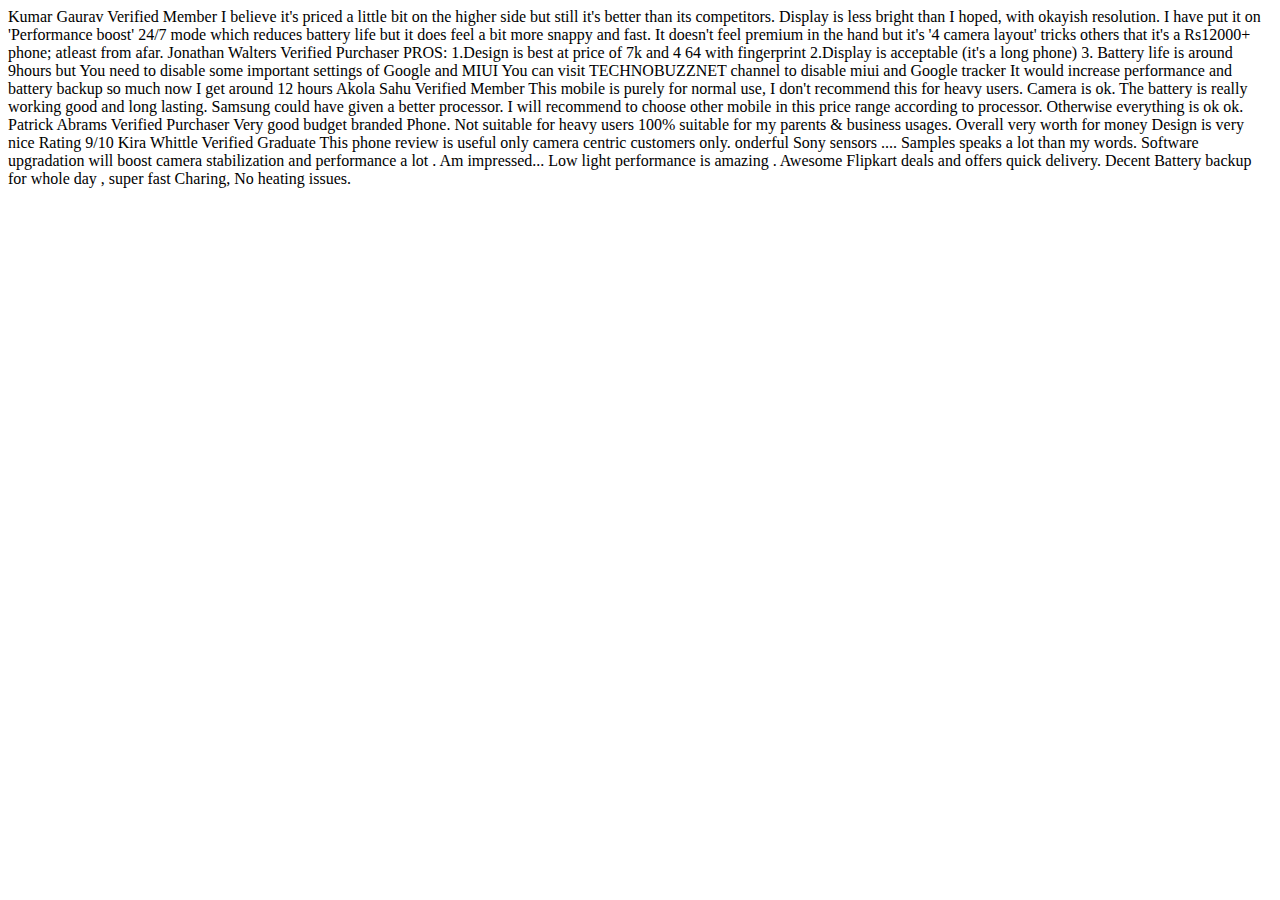
<file: Problem 1/index.html>
<!DOCTYPE html>
<html lang="en">
<head>
    <meta charset="UTF-8">
    <meta http-equiv="X-UA-Compatible" content="IE=edge">
    <meta name="viewport" content="width=device-width, initial-scale=1.0">
    <title>FeedBack|CSS Battle|Prelims</title>
</head>
<body>
    Kumar Gaurav
    Verified Member
  
    I believe it's priced a little bit on the higher side but still it's better than its competitors. 
  Display is less bright than I hoped, with okayish resolution. I have put it on 'Performance boost'
  24/7 mode which reduces battery life but it does feel a bit more snappy and fast. It doesn't feel 
  premium in the hand but it's '4 camera layout' tricks others that it's a Rs12000+ phone; atleast from afar.
  
    Jonathan Walters
    Verified Purchaser
  
    PROS:
1.Design is best at price of 7k and 4 64 with fingerprint
2.Display is acceptable (it's a long phone)
3. Battery life is around 9hours but
You need to disable some important settings of Google and MIUI
You can visit TECHNOBUZZNET channel to disable miui and Google tracker

It would increase performance and battery backup so much now I get around 12 hours
  
    Akola Sahu
    Verified Member
  
    This mobile is purely for normal use, I don't recommend this for heavy users. 
    Camera is ok. The battery is really working good and long lasting. Samsung 
    could have given a better processor. I will recommend to choose other mobile in 
    this price range according to processor. Otherwise everything is ok ok.
  
    Patrick Abrams
    Verified Purchaser
  
    Very good budget branded Phone.
    Not suitable for heavy users
    100% suitable for my parents & business usages.
    Overall very worth for money
    Design is very nice
    Rating 9/10
  
    Kira Whittle
    Verified Graduate
  
    This phone review is useful only camera centric customers only.
    onderful Sony sensors .... Samples speaks a lot than my words.
    Software upgradation will boost camera stabilization and performance a lot .
     Am impressed... Low light performance is amazing .
      Awesome Flipkart deals and offers quick delivery. Decent Battery backup for whole day , super fast Charing, No heating issues.
</body>
</html>
</file>
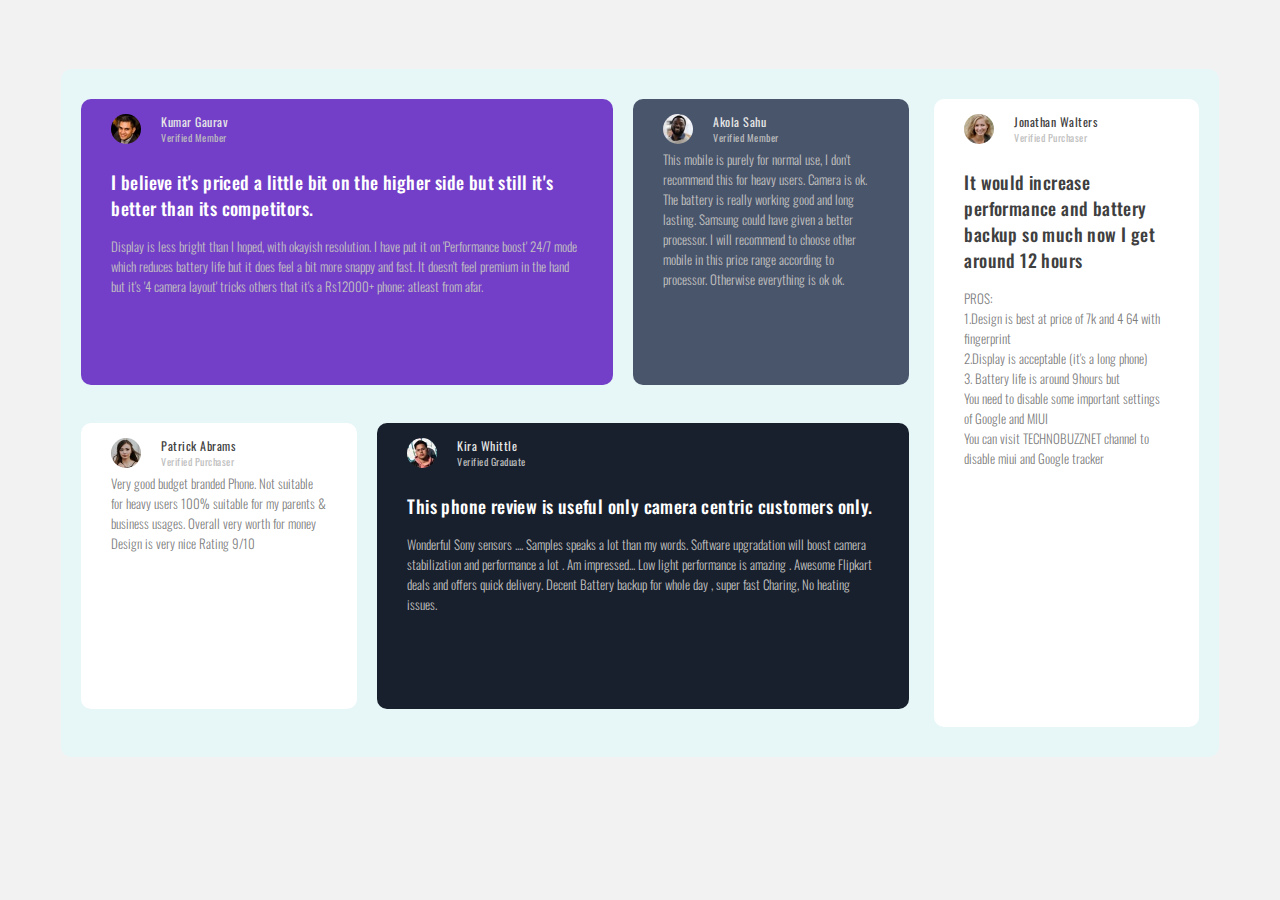
<file: Solution 1/index.html>
<!DOCTYPE html>
<html lang="en">

<head>
    <meta charset="UTF-8">
    <meta http-equiv="X-UA-Compatible" content="IE=edge">
    <meta name="viewport" content="width=device-width, initial-scale=1.0">
    <title>Solution 1</title>
    <link rel="stylesheet" href="style.css">
    <link rel="stylesheet" href="https://fonts.googleapis.com/css?family=Oswald">
</head>

<body>

    <div class="container">
        <div class="boxx">
            <div class="box-group box-group-1">
                <div class="box box-big color color-blue">
                    <div class="box-header">
                        <img class="box-header-img" src="./assets/avatars/avatar1.jpg"></img>
                        <div class="box-header-author">
                            <span class="name">
                                Kumar Gaurav
                            </span>
                            <span class="position">
                                Verified Member
                            </span>
                        </div>
                    </div>
                    <h2 class="box-description">
                        I believe it's priced a little bit on the higher side but still it's better than its
                        competitors.
                    </h2>
                    <div class="box-paragraph">
                        Display is less bright than I hoped, with okayish resolution. I have put it on 'Performance
                        boost'
                        24/7 mode which reduces battery life but it does feel a bit more snappy and fast. It doesn't
                        feel
                        premium in the hand but it's '4 camera layout' tricks others that it's a Rs12000+ phone; atleast
                        from afar.
                    </div>
                </div>
                <div class="box box-small color color-grey">
                    <div class="box-header">
                        <img class="box-header-img" src="./assets/avatars/avatar3.jpg"></img>
                        <div class="box-header-author">
                            <span class="name">
                                Akola Sahu
                            </span>
                            <span class="position">
                                Verified Member
                            </span>
                        </div>
                    </div>
                    <div class="box-paragraph">
                        This mobile is purely for normal use, I don't recommend this for heavy users.
                        Camera is ok. The battery is really working good and long lasting. Samsung
                        could have given a better processor. I will recommend to choose other mobile in
                        this price range according to processor. Otherwise everything is ok ok.
                    </div>
                </div>
                <div class="box box-small white">
                    <div class="box-header">
                        <img class="box-header-img" src="./assets/avatars/avatar4.jpg"></img>
                        <div class="box-header-author">
                            <span class="name">
                                Patrick Abrams
                            </span>
                            <span class="position">
                                Verified Purchaser
                            </span>
                        </div>
                    </div>
                    <div class="box-paragraph">
                        Very good budget branded Phone.
                        Not suitable for heavy users
                        100% suitable for my parents & business usages.
                        Overall very worth for money
                        Design is very nice
                        Rating 9/10
                    </div>
                </div>
                <div class="box box-big color color-dark">
                    <div class="box-header">
                        <img class="box-header-img" src="./assets/avatars/avatar5.jpg"></img>
                        <div class="box-header-author">
                            <span class="name">
                                Kira Whittle
                            </span>
                            <span class="position">
                                Verified Graduate
                            </span>
                        </div>
                    </div>
                    <h2 class="box-description">
                        This phone review is useful only camera centric customers only.
                    </h2>
                    <div class="box-paragraph">
                        Wonderful Sony sensors .... Samples speaks a lot than my words.
                        Software upgradation will boost camera stabilization and performance a lot .
                         Am impressed... Low light performance is amazing .
                          Awesome Flipkart deals and offers quick delivery. Decent Battery backup for whole day , super fast Charing, No heating issues.
                    </div>
                </div>
            </div>
            <div class="box-group box-group-2">
                <div class="box box-long white">
                    <div class="box-header">
                        <img class="box-header-img" src="./assets/avatars/avatar2.jpg"></img>
                        <div class="box-header-author">
                            <span class="name">
                                Jonathan Walters
                            </span>
                            <span class="position">
                                Verified Purchaser
                            </span>
                        </div>
                    </div>
                    <h2 class="box-description">
                        It would increase performance and battery backup so much now I get around 12 hours
                    </h2>
                    <div class="box-paragraph">
                        PROS: <br>
                        1.Design is best at price of 7k and 4 64 with fingerprint <br>
                        2.Display is acceptable (it's a long phone) <br>
                        3. Battery life is around 9hours but <br>
                        You need to disable some important settings of Google and MIUI <br>
                        You can visit TECHNOBUZZNET channel to disable miui and Google tracker <br>
                    </div>
                </div>
            </div>
        </div>

    </div>


</body>

</html>
</file>
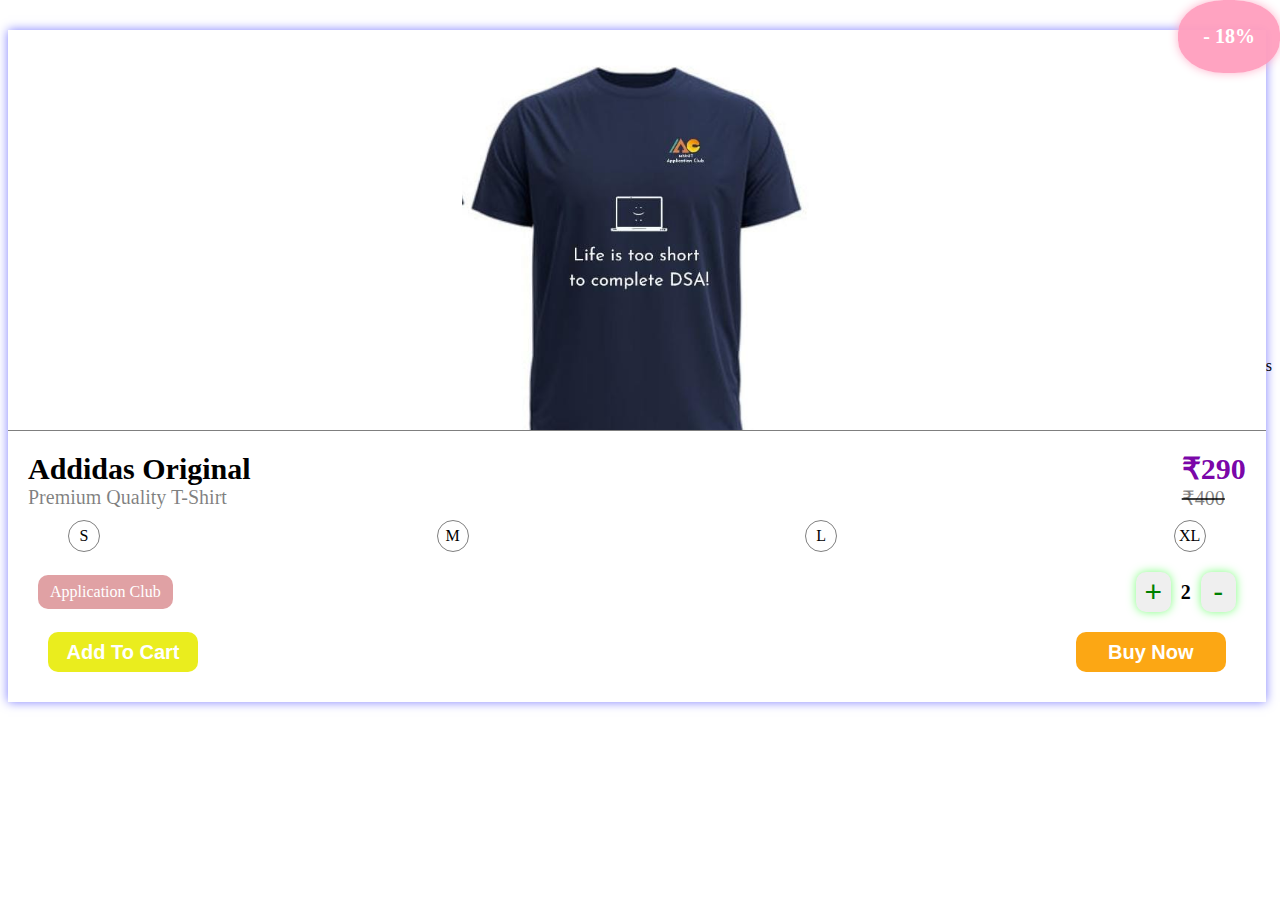
<file: Solution 2/index.html>
<!DOCTYPE html>
<html lang="en">
<head>
    <meta charset="UTF-8">
    <meta http-equiv="X-UA-Compatible" content="IE=edge">
    <meta name="viewport" content="width=device-width, initial-scale=1.0">
    <link rel="stylesheet" href="style.css">
    <title>Product Card</title>
</head>
<body>
    <div class="product-card">
        <span id="discount">- 18%</span>
        <div class="img">
            <img src="tshirt.jpeg"> <!-- You can change this line -->
        </div>
        <div class="product-details">
            <div class="prod-name-price">
                <div class="prod-name">
                    <span class="h1">Addidas Original</span>
                    <span class="p">Premium Quality T-Shirt</span>
                </div>
                <div class="prod-price">
                    <span>₹290</span>
                    <span><s>₹400</s></span>
                </div>
            </div>
            <div class="size">
                <div class="sizes">
                    <input type="radio" id="s" name="size" value="s" />
                    <label for="s">S</label>
                    <input type="radio" id="m" name="size" value="m" />
                    <label for="m">M</label>
                    <input type="radio" id="l" name="size" value="l" />
                    <label class="selected" for="l">L</label>
                    <input type="radio" id="xl" name="size" value="xl" />
                    <label for="xl">XL</label>
                </div> 
            </div>
            <div class="tag-quantity">
                <div class="tag">
                    <span>Application Club</span>
                </div>
                <div class="quantity">
                    <button>+</button>
                    <span>2</span>
                    <button>-</button>
                </div>
            </div>
            <div class="btn">
                <button type="submit">Add To Cart</button>
                <button type="submit">Buy Now</button>
            </div>
        </div>
    </div>
</body>
</html>s
</file>
<file: Solution 1/style.css>
:root{
    --box-group-1: 75%;
    --box-big: 60%;
}

body{
    background-color: rgba(0,0,0,0.05);
}

.container{
    display: flex;
    justify-content: center;
    align-items: center;
    width: 100%;
    height: 90vh;
}

.container .boxx{
    display: flex;
    flex-direction: row;
    width: 90%;
    height: 80%;
    background-color: rgb(231 246 247);
    border-radius: 10px;
    padding: 20px 10px;
}

.box{
    padding: 10px;
    border-radius: 10px;
    margin: 10px;
}

.box-group{
    display: flex;
    flex-direction: row;
    flex-wrap: wrap;
}

.box-group-1{
    width: var(--box-group-1);
}

.box-group-2{
    width: calc(100% - var(--box-group-1));
}

.box-big{
    width: var(--box-big);
    height: 41%;
}
.box-small{
    width: calc(100% - var(--box-big) - 85px);
    height: 41%;
}

.box-long{
    width: -webkit-fill-available;
    height: -webkit-fill-available;
}

.color{
    color: white;
}

.white{
    background-color: white;
}

.color-blue{
    background-color: rgb(115 63 200);
}

.color-grey{
    background-color: rgb(73 85 107);
}

.color-dark{
    background-color: rgb(24 32 45);
}


.box-header{
    display: flex;
}

.box-header-img{
    padding: 5px 20px;
    width: 30px;
    height: 30px;
    border-radius: 50%;
}

.box-header-author{
    display: flex;
    flex-direction: column;
    justify-content: center;
    font-family: oswald;
    letter-spacing: 0.5px;
}

.box-header-author .name{
    font-size: 12px;
    color: rgb(231, 231, 231);
}
.box-header-author .position{
    font-size: 10px;
    color: rgb(190, 190, 190);
}

.box-description{
    font-size: large;
    font-family: Oswald;
    font-weight: 500;
    letter-spacing: 0.4px;
    padding-top: 5px;
    padding-left: 20px;
    padding-right: 20px;
}

.box-paragraph{
    color: rgb(194, 193, 193);
    padding: 0px 20px;
    font-family: Oswald;
    font-size: 13px;
    font-weight: 300;
}

.white .name{
    color: rgb(63, 63, 63)!important;
}

.white .box-description{
    color: rgb(63, 63, 63)!important;
}
.white .box-paragraph{
    color: rgba(102, 102, 102, 0.842)!important;
}

@media screen and (max-width: 375px) {
    .container{
        height: auto;
        width: auto;
    }
    .container .boxx{
        flex-direction: column;
    }
    .box-group{
        width: 100%;
        padding: 0;
        margin: 0;
        flex-direction: column;
    }
    .box{
        width: 85%;
    }
  }
</file>
<file: Solution 2/style.css>
body{
    background-color: white;
    display: flex;
    justify-content: center;
    align-items: center;
    margin-top: 30px;
}

.product-card{
    width: 100%;
    box-shadow: 0 0 10px 0 rgba(0, 0, 255, 0.5);
}

.product-card #discount{
    position: absolute;
    top: 0;
    right: 0;
    background-color: rgba(255, 157, 189, 0.938);
    color: white;
    padding: 25px;
    font-size: 20px;
    font-weight: bold;
    border-radius: 45%;
    box-shadow: 0 0 10px 0 rgba(255, 173, 200, 0.938);
}

.product-card .img{
    width: 100%;
    display: flex;
    justify-content: center;
    height: 400px;
    overflow: hidden;
    border-bottom: 1px solid rgba(0, 0, 0, 0.5);
}
.product-card .img img{
    width: 350px!important;
    height: max-content;
}

.product-card .product-details{
    padding: 20px;
}

.product-card .product-details .prod-name-price{
    display: flex;
    justify-content: space-between;
    align-items: center;
}

.product-card .product-details .prod-name-price .prod-name{
    display: flex;
    flex-direction: column;
}

.product-card .product-details .prod-name-price .prod-name .h1{
    font-size: 30px;
    font-weight: bold;
}

.product-card .product-details .prod-name-price .prod-name .p{
    font-size: 20px;
    color: rgba(0, 0, 0, 0.5);
}

.product-card .product-details .prod-name-price .prod-price{
    display: flex;
    flex-direction: column;
}

/* 1st span big active price */
/* 2nd span cutted small old price */

.product-card .product-details .prod-name-price .prod-price span:nth-child(1){
    font-size: 30px;
    font-weight: bold;
    color: rgba(119, 0, 167, 0.986);
    
}

.product-card .product-details .prod-name-price .prod-price span:nth-child(2){
    text-decoration: line-through;
    color: rgba(0, 0, 0, 0.5);
    font-size: 20px;
}

.product-card .product-details .size{
    padding: 10px 40px;
}

.product-card .product-details .size .sizes{
    display: flex;
    justify-content: space-between;
    align-items: center;
}
/* hide input over label */
.product-card .product-details .size .sizes input{
    display: none;
}

.product-card .product-details .size .sizes label{
    display: flex;
    justify-content: center;
    align-items: center;
    width: 30px;
    height: 30px;
    border: 1px solid rgba(0, 0, 0, 0.5);
    border-radius: 50%;
    cursor: pointer;
}

.product-card .product-details .size .sizes label:hover{
    background-color: rgb(96 52 232);
    color: white;
}

.product-card .product-details .size .sizes input:checked + label{
    background-color: rgb(96 52 232);
    color: white;
}

.product-card .product-details .tag-quantity{
    display: flex;
    justify-content: space-between;
    align-items: center;
    padding: 10px;
}

/* .tag is a button  */
.product-card .product-details .tag-quantity .tag{
    background-color: rgb(224 161 164);
    color: white;
    padding: 8px 12px;
    border: none;
    border-radius: 10px;
    cursor: pointer;
}

.product-card .product-details .tag-quantity .quantity{
    width: 100px;
    display: flex;
    justify-content: space-between;
    align-items: center;
}

.product-card .product-details .tag-quantity .quantity button{
    width: 40px;
    height: 40px;
    font-size: 30px;
    border: 1px solid rgba(0, 0, 0, 0.5);
    border-radius: 10px;
    display: flex;
    justify-content: center;
    align-items: center;
    cursor: pointer;
    border: none;
    color: green;
    box-shadow: 0 0 10px 0 rgba(0, 255, 0, 0.5);
}

.product-card .product-details .tag-quantity .quantity span{
    font-size: 20px;
    font-weight: bold;
    padding: 0px 10px;
}

.product-card .product-details .btn{
    display: flex;
    justify-content: space-between;
    align-items: center;
    padding: 10px;
}

.product-card .product-details .btn button{
    margin: 0px 10px;
    width: 150px;
    height: 40px;
    border: none;
    border-radius: 10px;
    font-size: 20px;
    font-weight: bold;
    cursor: pointer;
    color: white;
}

.product-card .product-details .btn button:nth-child(1){
    background-color: rgb(234 237 30);
}

.product-card .product-details .btn button:nth-child(2){
    background-color: rgb(252 167 20);
}
</file>
